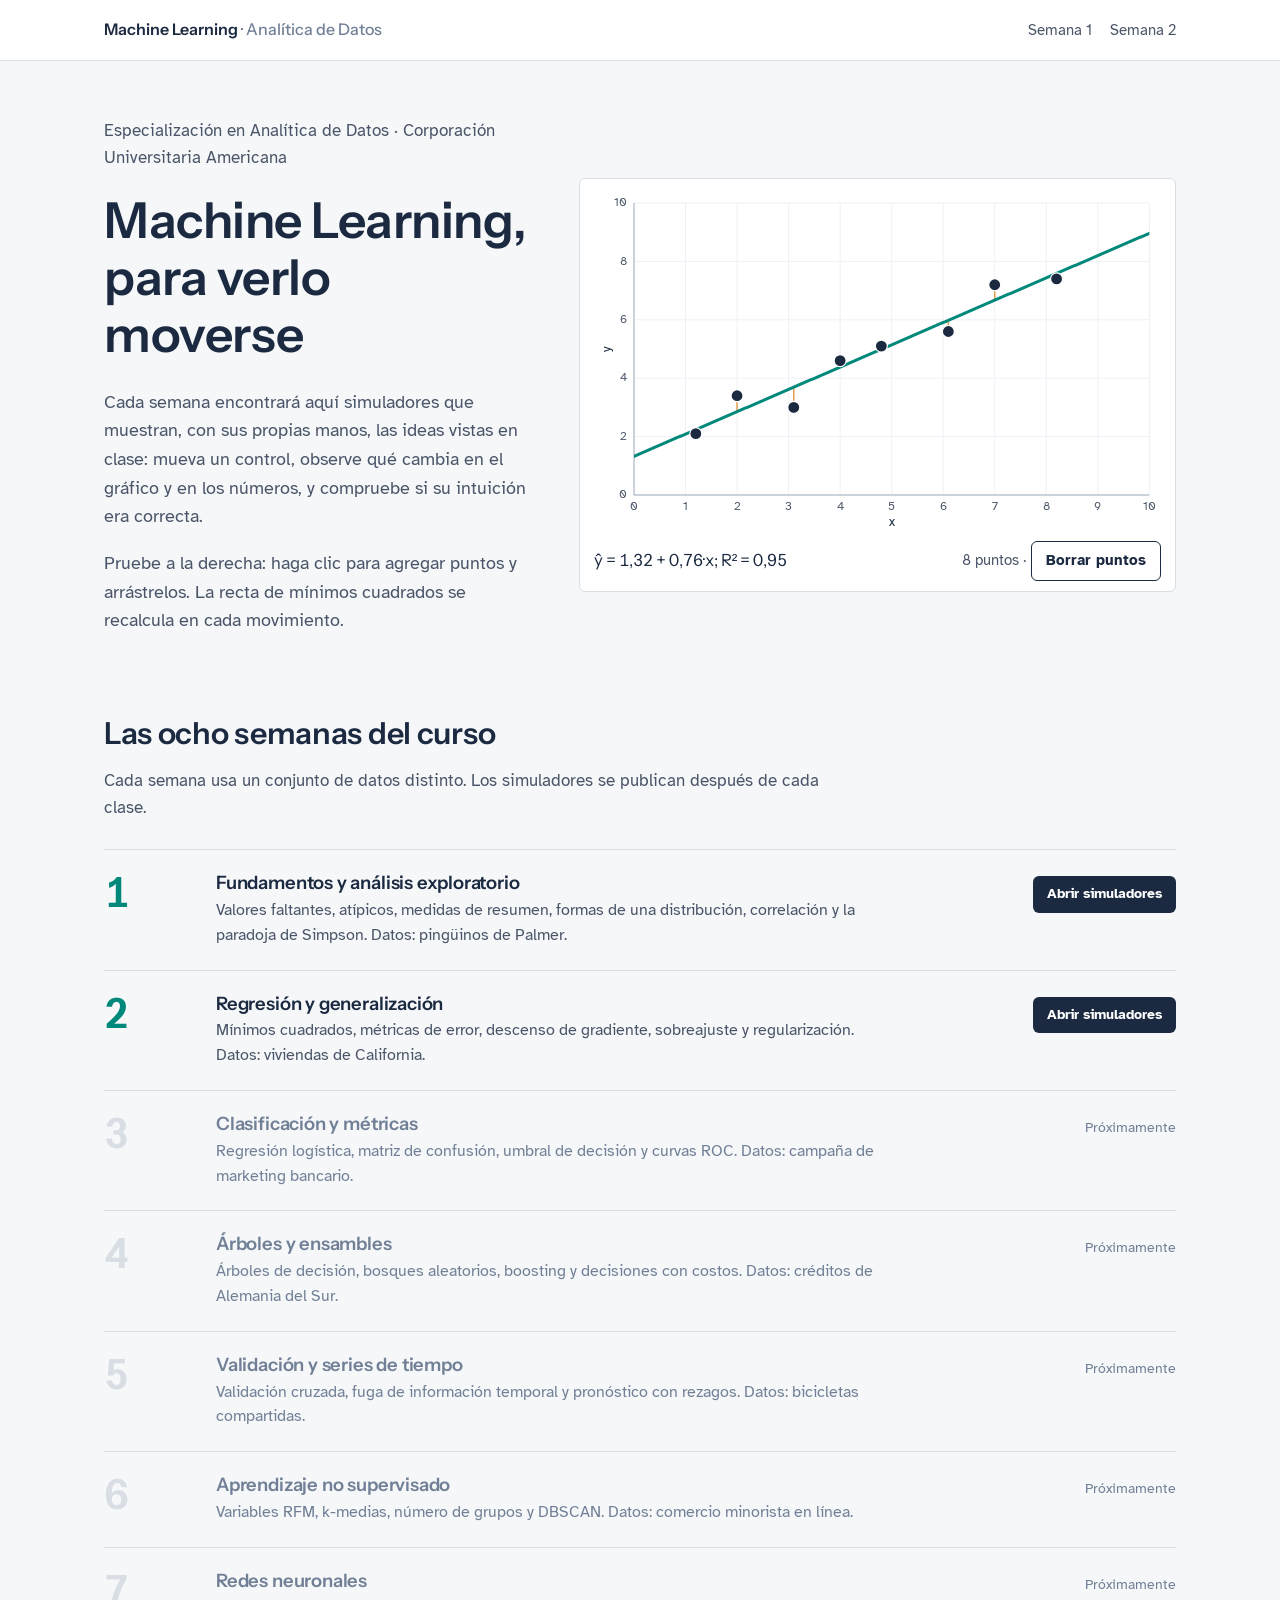
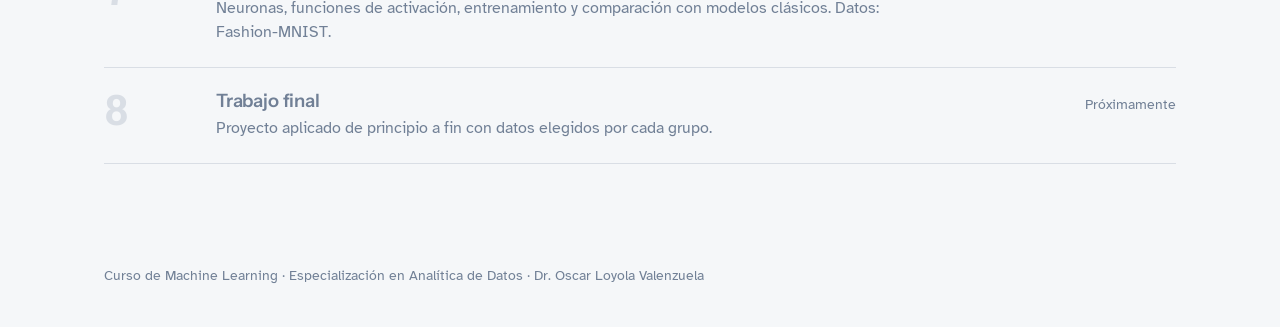
<file: index.html>
<!doctype html>
<html lang="es">
<head>
<meta charset="utf-8">
<meta name="viewport" content="width=device-width, initial-scale=1">
<title>Machine Learning · Simuladores del curso</title>
<meta name="description" content="Simuladores interactivos, semana a semana, del curso de Machine Learning de la Especialización en Analítica de Datos.">
<link rel="preconnect" href="https://fonts.googleapis.com">
<link rel="preconnect" href="https://fonts.gstatic.com" crossorigin>
<link href="https://fonts.googleapis.com/css2?family=Atkinson+Hyperlegible:ital,wght@0,400;0,700;1,400&family=Instrument+Sans:wght@500;600&display=swap" rel="stylesheet">
<link rel="stylesheet" href="assets/estilo.css">
</head>
<body>

<header class="barra">
  <div class="contenedor">
    <a class="marca" href="./">Machine Learning <span>· Analítica de Datos</span></a>
    <nav aria-label="Semanas disponibles">
      <a href="semana01/">Semana 1</a>
      <a href="semana02/">Semana 2</a>
    </nav>
  </div>
</header>

<main>
  <section class="portada">
    <div class="contenedor">
      <div>
        <p class="programa">Especialización en Analítica de Datos · Corporación Universitaria Americana</p>
        <h1>Machine Learning, para verlo moverse</h1>
        <p class="bajada">Cada semana encontrará aquí simuladores que muestran, con sus propias manos, las ideas vistas en clase: mueva un control, observe qué cambia en el gráfico y en los números, y compruebe si su intuición era correcta.</p>
        <p class="bajada">Pruebe a la derecha: haga clic para agregar puntos y arrástrelos. La recta de mínimos cuadrados se recalcula en cada movimiento.</p>
      </div>
      <figure class="lienzo-portada" style="margin:0">
        <canvas id="lienzoPortada" aria-label="Gráfico interactivo: haga clic para agregar puntos; la recta de regresión se ajusta automáticamente"></canvas>
        <figcaption class="pie">
          <span class="ecuacion-viva" id="ecuacionPortada">ŷ = —</span>
          <span><span id="nPortada">0</span> puntos · <button type="button" id="limpiarPortada">Borrar puntos</button></span>
        </figcaption>
      </figure>
    </div>
  </section>

  <section class="semanas" aria-labelledby="titulo-semanas">
    <div class="contenedor">
      <h2 id="titulo-semanas">Las ocho semanas del curso</h2>
      <p>Cada semana usa un conjunto de datos distinto. Los simuladores se publican después de cada clase.</p>
      <ol class="linea-tiempo">
        <li>
          <span class="numero-semana">1</span>
          <div>
            <h3><a href="semana01/">Fundamentos y análisis exploratorio</a></h3>
            <p>Valores faltantes, atípicos, medidas de resumen, formas de una distribución, correlación y la paradoja de Simpson. Datos: pingüinos de Palmer.</p>
          </div>
          <span class="estado"><a href="semana01/">Abrir simuladores</a></span>
        </li>
        <li>
          <span class="numero-semana">2</span>
          <div>
            <h3><a href="semana02/">Regresión y generalización</a></h3>
            <p>Mínimos cuadrados, métricas de error, descenso de gradiente, sobreajuste y regularización. Datos: viviendas de California.</p>
          </div>
          <span class="estado"><a href="semana02/">Abrir simuladores</a></span>
        </li>
        <li class="pendiente">
          <span class="numero-semana">3</span>
          <div>
            <h3>Clasificación y métricas</h3>
            <p>Regresión logística, matriz de confusión, umbral de decisión y curvas ROC. Datos: campaña de marketing bancario.</p>
          </div>
          <span class="estado">Próximamente</span>
        </li>
        <li class="pendiente">
          <span class="numero-semana">4</span>
          <div>
            <h3>Árboles y ensambles</h3>
            <p>Árboles de decisión, bosques aleatorios, boosting y decisiones con costos. Datos: créditos de Alemania del Sur.</p>
          </div>
          <span class="estado">Próximamente</span>
        </li>
        <li class="pendiente">
          <span class="numero-semana">5</span>
          <div>
            <h3>Validación y series de tiempo</h3>
            <p>Validación cruzada, fuga de información temporal y pronóstico con rezagos. Datos: bicicletas compartidas.</p>
          </div>
          <span class="estado">Próximamente</span>
        </li>
        <li class="pendiente">
          <span class="numero-semana">6</span>
          <div>
            <h3>Aprendizaje no supervisado</h3>
            <p>Variables RFM, k-medias, número de grupos y DBSCAN. Datos: comercio minorista en línea.</p>
          </div>
          <span class="estado">Próximamente</span>
        </li>
        <li class="pendiente">
          <span class="numero-semana">7</span>
          <div>
            <h3>Redes neuronales</h3>
            <p>Neuronas, funciones de activación, entrenamiento y comparación con modelos clásicos. Datos: Fashion-MNIST.</p>
          </div>
          <span class="estado">Próximamente</span>
        </li>
        <li class="pendiente">
          <span class="numero-semana">8</span>
          <div>
            <h3>Trabajo final</h3>
            <p>Proyecto aplicado de principio a fin con datos elegidos por cada grupo.</p>
          </div>
          <span class="estado">Próximamente</span>
        </li>
      </ol>
    </div>
  </section>
</main>

<footer class="pie-sitio">
  <div class="contenedor">Curso de Machine Learning · Especialización en Analítica de Datos · Dr. Oscar Loyola Valenzuela</div>
</footer>

<script src="assets/grafico.js"></script>
<script src="assets/estadistica.js"></script>
<script>
(() => {
  const g = new Grafico(document.getElementById("lienzoPortada"), {
    xmin: 0, xmax: 10, ymin: 0, ymax: 10, ejeX: "x", ejeY: "y",
    margen: { izq: 40, der: 12, sup: 10, inf: 38 },
  });
  const xs = [1.2, 2.0, 3.1, 4.0, 4.8, 6.1, 7.0, 8.2];
  const ys = [2.1, 3.4, 3.0, 4.6, 5.1, 5.6, 7.2, 7.4];

  g.dibujar = () => {
    g.limpiar();
    g.ejes();
    const n = xs.length;
    document.getElementById("nPortada").textContent = n;
    const eq = document.getElementById("ecuacionPortada");
    if (n >= 2) {
      const { b0, b1 } = minimosCuadrados(xs, ys);
      g.recortar(() => {
        for (let i = 0; i < n; i++) g.segmento(xs[i], ys[i], xs[i], b0 + b1 * xs[i], { color: COLOR.ambar, ancho: 1.5, alfa: 0.7 });
        g.funcion(x => b0 + b1 * x, { color: COLOR.teal, ancho: 3 });
      });
      const r2 = n > 2 ? metricas(ys, xs.map(x => b0 + b1 * x)).r2 : 1;
      eq.textContent = `ŷ = ${fmt(b0)} ${b1 < 0 ? "−" : "+"} ${fmt(Math.abs(b1))}·x;  R² = ${fmt(r2)}`;
    } else {
      eq.textContent = "Agregue al menos dos puntos";
    }
    for (let i = 0; i < n; i++) g.punto(xs[i], ys[i], { r: 6, relleno: COLOR.tinta });
  };

  g.interaccion((x, y, e, px, py) => {
    let i = g.cercano(px, py, xs, ys, 14);
    if (i < 0) { xs.push(x); ys.push(y); i = xs.length - 1; }
    g.dibujar();
    return { mover: (x2, y2) => {
      xs[i] = Math.min(Math.max(x2, 0), 10); ys[i] = Math.min(Math.max(y2, 0), 10); g.dibujar();
    } };
  });
  document.getElementById("limpiarPortada").addEventListener("click", () => { xs.length = 0; ys.length = 0; g.dibujar(); });
  g.dibujar();
})();
</script>
</body>
</html>
</file>
<file: assets/estilo.css>
/* ==========================================================================
   Machine Learning · Especialización en Analítica de Datos
   Hoja de estilos común del sitio de simuladores
   ========================================================================== */

:root {
  color-scheme: light;
  --papel: #f5f7f9;
  --superficie: #ffffff;
  --tinta: #1b2a41;
  --tinta-suave: #4a5568;
  --tinta-tenue: #718096;
  --linea: #d9dee5;
  --teal: #00897b;
  --teal-claro: #e0f2f1;
  --ambar: #b45f06;
  --ambar-relleno: #d97706;
  --ambar-claro: #fff4e5;
  --violeta: #6d3fd9;
  --violeta-claro: #f1ecfd;

  --fuente-titulo: "Instrument Sans", "Helvetica Neue", Arial, sans-serif;
  --fuente-texto: "Atkinson Hyperlegible", "Helvetica Neue", Arial, sans-serif;

  --ancho: 1120px;
  --radio: 6px;
}

*, *::before, *::after { box-sizing: border-box; }

html { -webkit-text-size-adjust: 100%; }

body {
  margin: 0;
  background: var(--papel);
  color: var(--tinta);
  font-family: var(--fuente-texto);
  font-size: 17px;
  line-height: 1.6;
}

img, canvas { display: block; max-width: 100%; }

a { color: var(--teal); text-underline-offset: 3px; }
a:hover { color: var(--tinta); }

:focus-visible {
  outline: 3px solid var(--ambar-relleno);
  outline-offset: 2px;
}

h1, h2, h3 {
  font-family: var(--fuente-titulo);
  line-height: 1.15;
  margin: 0 0 0.5em;
  letter-spacing: -0.01em;
}
h1 { font-size: clamp(2rem, 4.2vw, 3.1rem); font-weight: 600; }
h2 { font-size: clamp(1.45rem, 2.6vw, 1.9rem); font-weight: 600; }
h3 { font-size: 1.15rem; font-weight: 600; }

p { margin: 0 0 1em; max-width: 68ch; }

.contenedor {
  width: 100%;
  max-width: var(--ancho);
  margin: 0 auto;
  padding: 0 24px;
}

/* ── Barra superior ────────────────────────────────────────────────────── */
.barra {
  border-bottom: 1px solid var(--linea);
  background: var(--superficie);
}
.barra .contenedor {
  display: flex;
  align-items: center;
  justify-content: space-between;
  gap: 16px;
  min-height: 60px;
}
.marca {
  font-family: var(--fuente-titulo);
  font-weight: 600;
  color: var(--tinta);
  text-decoration: none;
  font-size: 1rem;
}
.marca span { color: var(--tinta-tenue); font-weight: 500; }
.barra nav { display: flex; gap: 18px; flex-wrap: wrap; font-size: 0.95rem; }
.barra nav a { color: var(--tinta-suave); text-decoration: none; }
.barra nav a:hover, .barra nav a[aria-current="page"] { color: var(--tinta); text-decoration: underline; }

/* ── Portada ───────────────────────────────────────────────────────────── */
.portada { padding: 56px 0 40px; }
.portada .contenedor {
  display: grid;
  grid-template-columns: minmax(0, 5fr) minmax(0, 7fr);
  gap: 48px;
  align-items: center;
}
.portada .programa { color: var(--tinta-suave); margin-bottom: 1.2em; }
.portada .bajada { font-size: 1.12rem; color: var(--tinta-suave); }

.lienzo-portada {
  background: var(--superficie);
  border: 1px solid var(--linea);
  border-radius: var(--radio);
  padding: 14px 14px 10px;
}
.lienzo-portada canvas { width: 100%; height: 340px; cursor: crosshair; }
.lienzo-portada .pie {
  display: flex;
  justify-content: space-between;
  align-items: center;
  gap: 12px;
  flex-wrap: wrap;
  font-size: 0.92rem;
  color: var(--tinta-suave);
  padding-top: 8px;
}
.ecuacion-viva {
  font-family: var(--fuente-titulo);
  font-size: 1.05rem;
  color: var(--tinta);
  font-variant-numeric: tabular-nums;
}

/* ── Línea de tiempo de semanas ────────────────────────────────────────── */
.semanas { padding: 24px 0 72px; }
.semanas > .contenedor > p { color: var(--tinta-suave); }
.linea-tiempo {
  list-style: none;
  margin: 28px 0 0;
  padding: 0;
  border-top: 1px solid var(--linea);
}
.linea-tiempo li {
  display: grid;
  grid-template-columns: 88px minmax(0, 1fr) auto;
  gap: 24px;
  align-items: start;
  padding: 22px 0;
  border-bottom: 1px solid var(--linea);
}
.numero-semana {
  font-family: var(--fuente-titulo);
  font-size: 2.6rem;
  font-weight: 600;
  line-height: 1;
  color: var(--teal);
  font-variant-numeric: tabular-nums;
}
.linea-tiempo .pendiente .numero-semana { color: var(--linea); }
.linea-tiempo h3 { margin-bottom: 0.25em; }
.linea-tiempo h3 a { color: var(--tinta); text-decoration: none; }
.linea-tiempo h3 a:hover { text-decoration: underline; }
.linea-tiempo p { margin: 0; color: var(--tinta-suave); font-size: 0.97rem; }
.linea-tiempo .pendiente h3, .linea-tiempo .pendiente p { color: var(--tinta-tenue); }
.estado {
  font-size: 0.88rem;
  white-space: nowrap;
  padding-top: 4px;
  color: var(--tinta-tenue);
}
.estado a {
  display: inline-block;
  background: var(--tinta);
  color: #fff;
  text-decoration: none;
  padding: 7px 14px;
  border-radius: var(--radio);
  font-weight: 600;
}
.estado a:hover { background: var(--teal); color: #fff; }

/* ── Encabezado de una semana ──────────────────────────────────────────── */
.encabezado-semana { padding: 48px 0 24px; }
.encabezado-semana .rotulo {
  font-family: var(--fuente-titulo);
  color: var(--teal);
  font-weight: 600;
  margin-bottom: 0.4em;
}
.encabezado-semana .bajada { font-size: 1.1rem; color: var(--tinta-suave); }
.indice {
  margin: 24px 0 0;
  padding: 16px 20px;
  background: var(--superficie);
  border: 1px solid var(--linea);
  border-radius: var(--radio);
  max-width: 68ch;
}
.indice ol { margin: 0.3em 0 0; padding-left: 1.3em; }
.indice li { margin: 0.15em 0; }

.material {
  display: flex;
  flex-wrap: wrap;
  gap: 10px;
  margin-top: 20px;
}
.boton-colab {
  display: inline-flex;
  align-items: center;
  gap: 8px;
  padding: 8px 14px;
  border: 1px solid var(--tinta);
  border-radius: var(--radio);
  color: var(--tinta);
  text-decoration: none;
  font-weight: 600;
  font-size: 0.95rem;
  background: var(--superficie);
}
.boton-colab:hover { background: var(--tinta); color: #fff; }

/* ── Simulador ─────────────────────────────────────────────────────────── */
.simulador {
  padding: 40px 0;
  border-top: 1px solid var(--linea);
}
.simulador > .contenedor {
  display: grid;
  grid-template-columns: minmax(0, 4fr) minmax(0, 7fr);
  gap: 40px;
  align-items: start;
}
.simulador .numero {
  font-family: var(--fuente-titulo);
  color: var(--tinta-tenue);
  font-weight: 600;
  margin-bottom: 0.3em;
}
.concepto p, .concepto li { font-size: 0.98rem; }
.concepto ul { padding-left: 1.2em; margin: 0 0 1em; }
.concepto .katex-display { margin: 0.8em 0; overflow-x: auto; overflow-y: hidden; }

.simbolos {
  width: 100%;
  border-collapse: collapse;
  font-size: 0.9rem;
  margin: 0.4em 0 1.2em;
}
.simbolos th, .simbolos td {
  text-align: left;
  vertical-align: top;
  padding: 5px 8px 5px 0;
  border-bottom: 1px solid var(--linea);
}
.simbolos th { font-weight: 600; color: var(--tinta-suave); }
.simbolos td:first-child { white-space: nowrap; width: 1%; padding-right: 14px; }

.explorar {
  background: var(--ambar-claro);
  border-left: 3px solid var(--ambar-relleno);
  padding: 12px 16px;
  border-radius: 0 var(--radio) var(--radio) 0;
  font-size: 0.95rem;
}
.explorar h3 { font-size: 1rem; margin-bottom: 0.4em; }
.explorar ol { margin: 0; padding-left: 1.2em; }
.explorar li { margin: 0.25em 0; }

.panel {
  background: var(--superficie);
  border: 1px solid var(--linea);
  border-radius: var(--radio);
  padding: 16px;
}
.panel canvas { width: 100%; height: 360px; touch-action: none; }
.panel canvas.bajo { height: 220px; }
.panel canvas.interactivo { cursor: crosshair; }
.leyenda-figura {
  font-size: 0.88rem;
  color: var(--tinta-suave);
  margin: 10px 0 0;
  max-width: none;
}
.leyenda-figura strong { color: var(--tinta); }

.controles {
  display: grid;
  grid-template-columns: repeat(auto-fit, minmax(220px, 1fr));
  gap: 14px 24px;
  margin-top: 16px;
  padding-top: 16px;
  border-top: 1px solid var(--linea);
}
.control label {
  display: flex;
  justify-content: space-between;
  gap: 8px;
  font-size: 0.92rem;
  color: var(--tinta-suave);
  margin-bottom: 4px;
}
.control output {
  font-family: var(--fuente-titulo);
  font-weight: 600;
  color: var(--tinta);
  font-variant-numeric: tabular-nums;
}
input[type="range"] { width: 100%; accent-color: var(--teal); }
.casilla { display: flex; align-items: center; gap: 8px; font-size: 0.92rem; color: var(--tinta-suave); }
.casilla input { accent-color: var(--teal); width: 18px; height: 18px; }

.botones { display: flex; gap: 8px; flex-wrap: wrap; align-items: center; }
button {
  font: inherit;
  font-size: 0.92rem;
  font-weight: 600;
  padding: 7px 14px;
  border-radius: var(--radio);
  border: 1px solid var(--tinta);
  background: var(--superficie);
  color: var(--tinta);
  cursor: pointer;
}
button:hover { background: var(--tinta); color: #fff; }
button.principal { background: var(--teal); border-color: var(--teal); color: #fff; }
button.principal:hover { background: var(--tinta); border-color: var(--tinta); }

.lecturas {
  display: grid;
  grid-template-columns: repeat(auto-fit, minmax(120px, 1fr));
  gap: 0;
  margin-top: 14px;
  background: var(--superficie);
  border: 1px solid var(--linea);
  border-radius: var(--radio);
  overflow: hidden;
}
.lectura { background: var(--superficie); padding: 10px 12px; box-shadow: 1px 0 0 var(--linea), 0 1px 0 var(--linea); }
.lectura .nombre { display: block; font-size: 0.82rem; color: var(--tinta-suave); }
.lectura .valor {
  display: block;
  font-family: var(--fuente-titulo);
  font-size: 1.25rem;
  font-weight: 600;
  font-variant-numeric: tabular-nums;
}
.lectura.teal .valor { color: var(--teal); }
.lectura.ambar .valor { color: var(--ambar); }
.lectura.violeta .valor { color: var(--violeta); }

.nota-viva {
  margin-top: 12px;
  font-size: 0.93rem;
  padding: 10px 14px;
  border-radius: var(--radio);
  background: var(--teal-claro);
  color: var(--tinta);
  max-width: none;
}
.nota-viva.alerta { background: var(--ambar-claro); }

/* ── Referencias y pie ─────────────────────────────────────────────────── */
.referencias { padding: 40px 0 24px; border-top: 1px solid var(--linea); }
.referencias ol { padding-left: 1.3em; font-size: 0.92rem; color: var(--tinta-suave); max-width: 90ch; }
.referencias li { margin: 0.35em 0; }
.pie-sitio { padding: 28px 0 40px; font-size: 0.9rem; color: var(--tinta-tenue); }
.navegacion-semanas { display: flex; justify-content: space-between; gap: 16px; padding: 24px 0; flex-wrap: wrap; }

/* ── Adaptación a pantallas pequeñas ───────────────────────────────────── */
@media (max-width: 860px) {
  .portada .contenedor, .simulador > .contenedor { grid-template-columns: 1fr; gap: 24px; }
  .lienzo-portada canvas { height: 280px; }
  .panel canvas { height: 300px; }
  .linea-tiempo li { grid-template-columns: 56px minmax(0, 1fr); }
  .linea-tiempo .estado { grid-column: 2; padding-top: 0; }
  .numero-semana { font-size: 2rem; }
}
@media (max-width: 480px) {
  body { font-size: 16px; }
  .contenedor { padding: 0 16px; }
  .panel { padding: 12px; }
  .marca span { display: none; }
  .barra nav { gap: 14px; }
}
@media (prefers-reduced-motion: reduce) {
  * { animation: none !important; transition: none !important; }
}

/* Ecuaciones dentro de la columna de concepto */
.concepto .katex-display > .katex { font-size: 1.08em; }
.controles .botones { grid-column: 1 / -1; }
</file>
